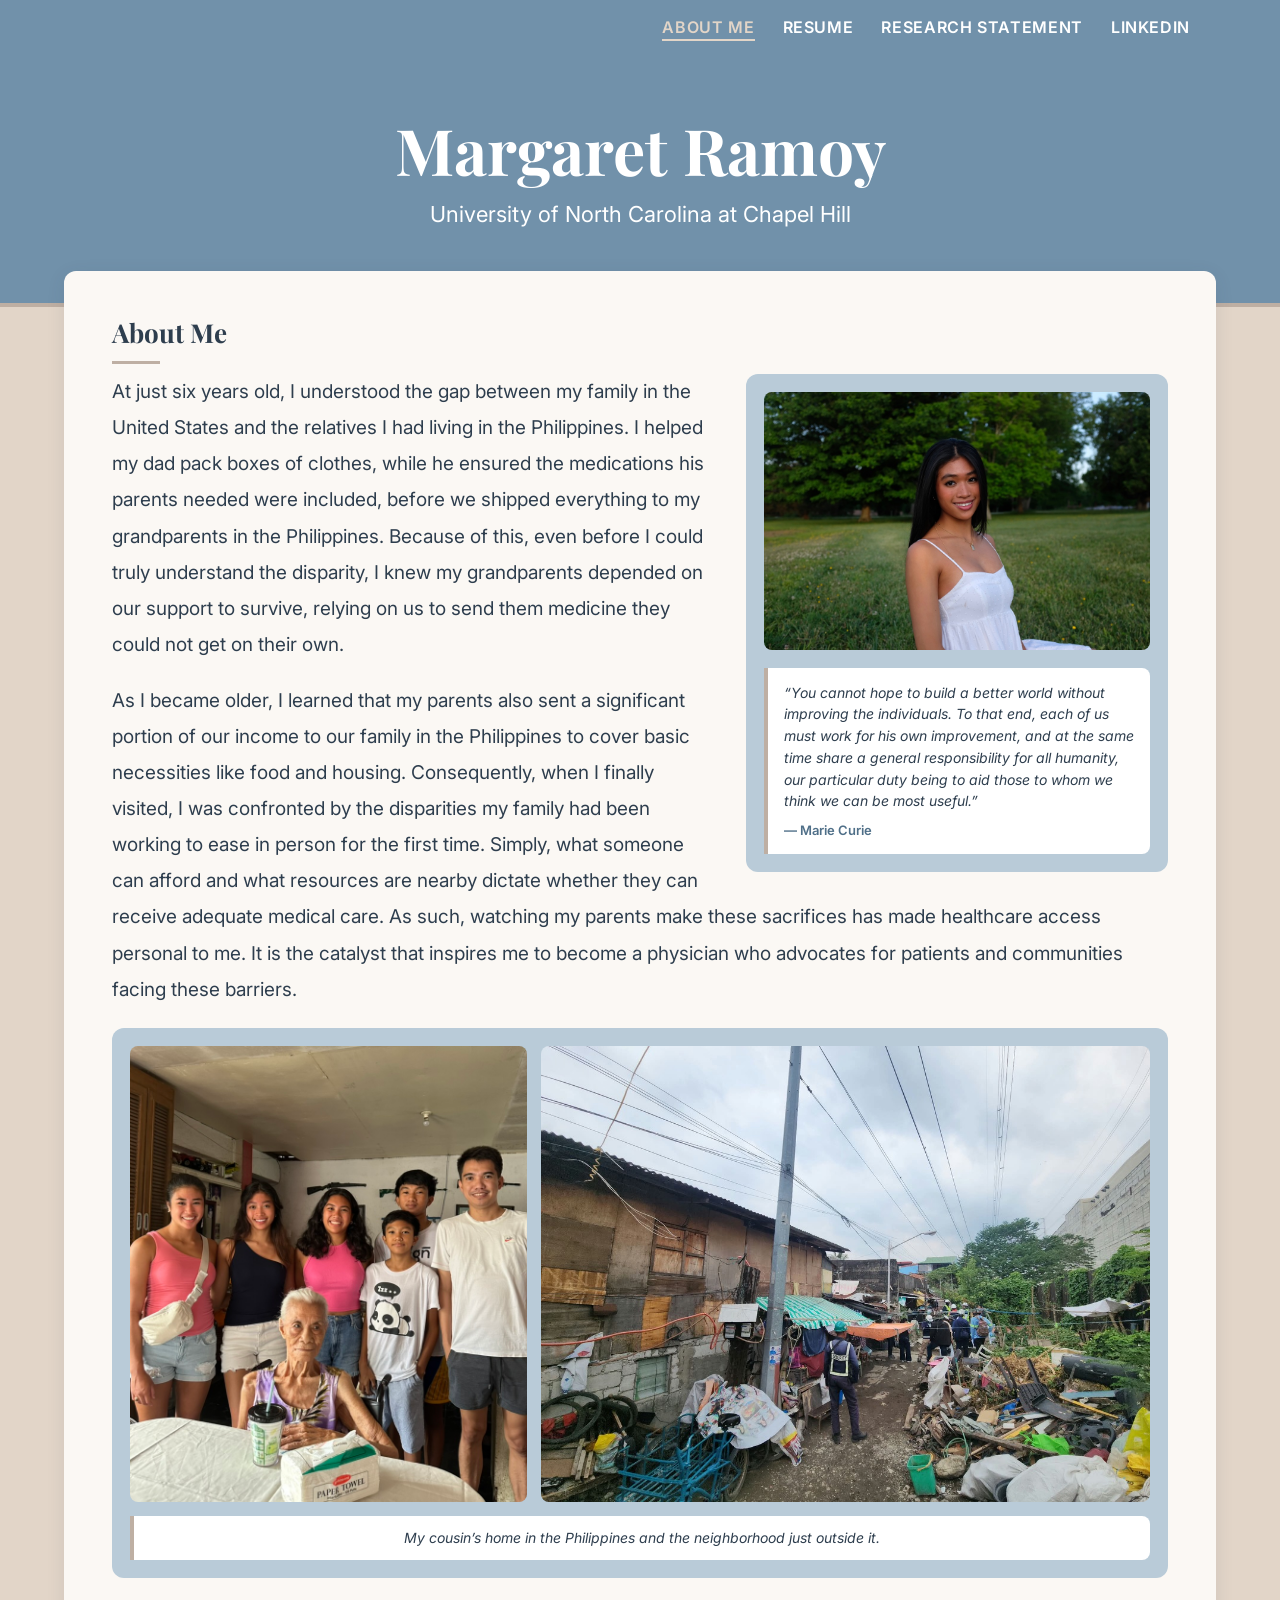
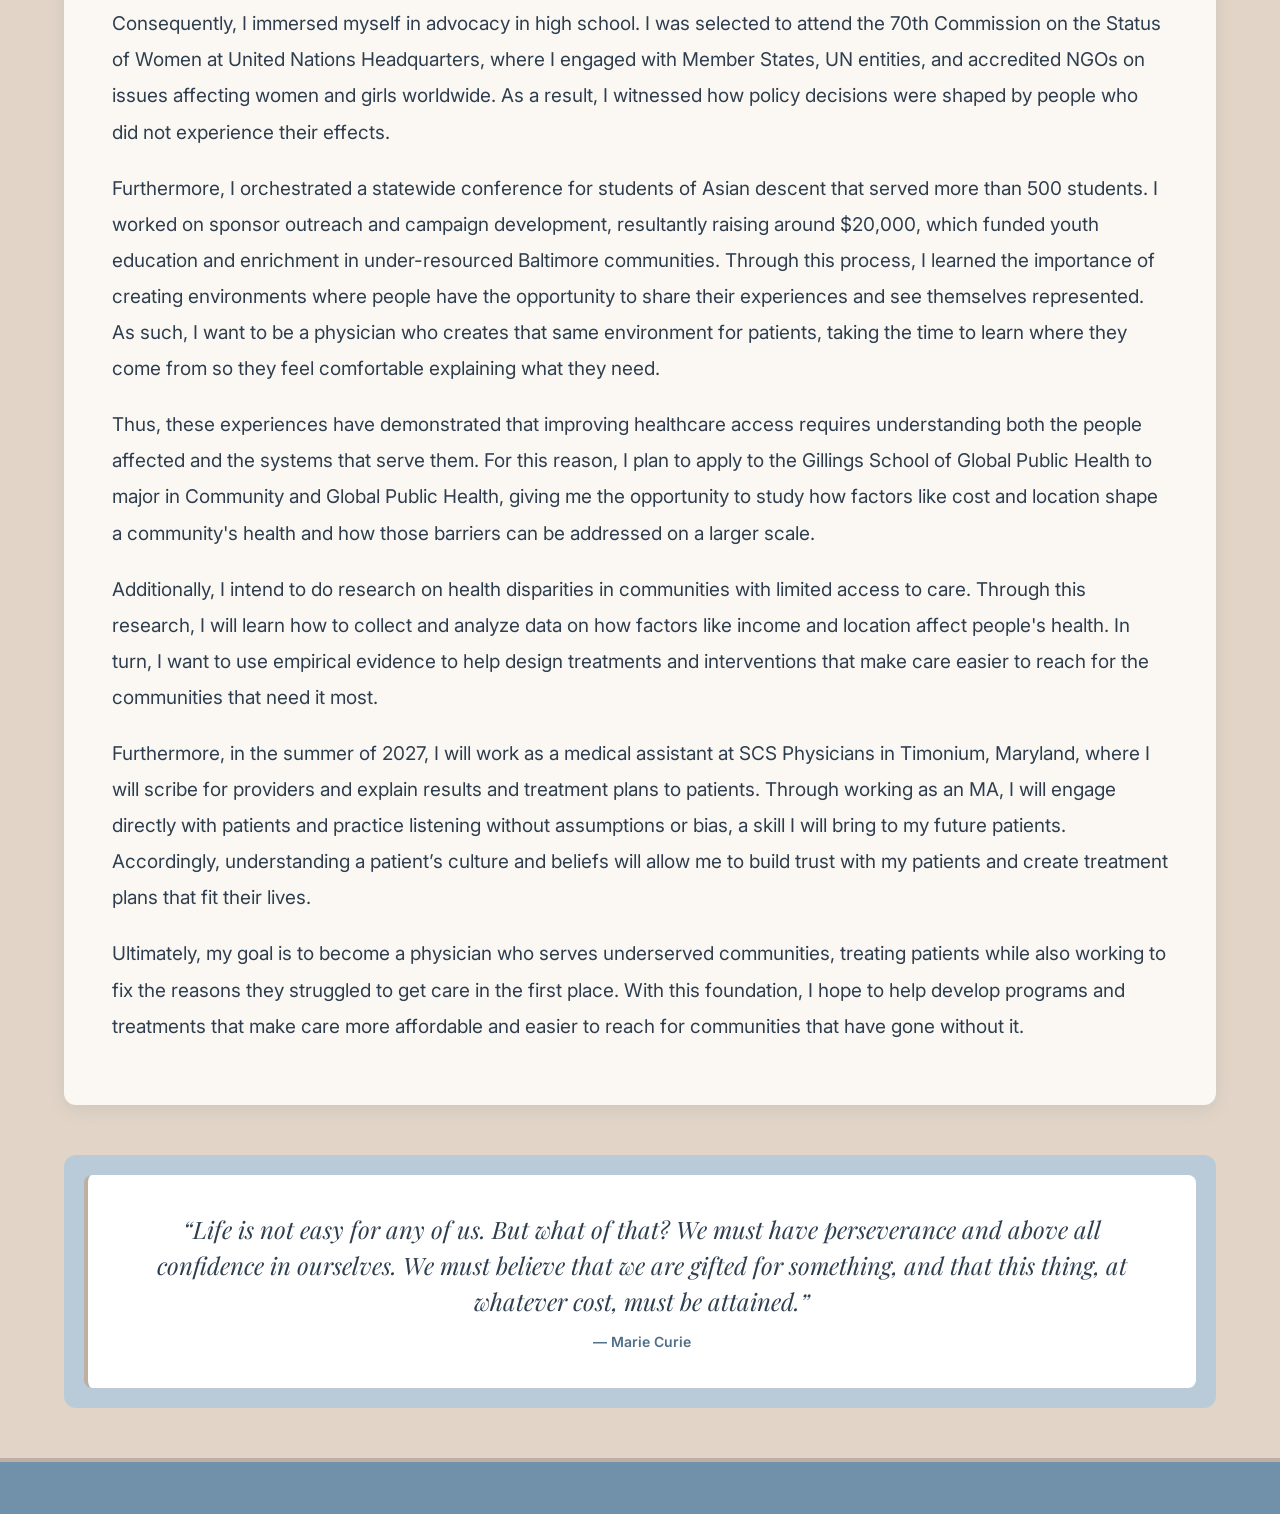
<file: index.html>
<!DOCTYPE html>
<html lang="en">
<head>
  <meta charset="UTF-8">
  <meta name="viewport" content="width=device-width, initial-scale=1.0">
  <title>Margaret Ramoy | About Me</title>
  <link rel="stylesheet" href="style.css" />
</head>
<body>

  <!-- ===== NAVIGATION BAR (same on every page) ===== -->
  <nav class="navbar">
    <ul>
      <li><a href="index.html" class="active">About Me</a></li>
      <li><a href="resume.html">Resume</a></li>
      <li><a href="research.html">Research Statement</a></li>
      <!-- Paste your LinkedIn link below. target="_blank" opens it in a new tab. -->
      <li><a href="https://www.linkedin.com/in/margaretramoy" target="_blank">LinkedIn</a></li>
    </ul>
  </nav>

  <header class="header">
    <h1 id="title">Margaret Ramoy</h1>
    <p class="subtitle">University of North Carolina at Chapel Hill</p>
  </header>

  <div class="page about-page">

    <!-- About Me: one box with your text, your picture, and quote 1 -->
    <main class="main-content">
      <h2>About Me</h2>

      <!-- PICTURE OF ME + QUOTE 1: floats on the right; the text wraps beside and under it -->
      <aside class="about-side">
        <!-- PICTURE 1: a picture of you -->
        <img class="headshot" src="assets/margaret-ramoy.jpg" alt="Margaret Ramoy smiling outdoors in a white dress">

        <!-- QUOTE 1 -->
        <blockquote class="quote">
          &ldquo;You cannot hope to build a better world without improving the individuals.
          To that end, each of us must work for his own improvement, and at the same time
          share a general responsibility for all humanity, our particular duty being to aid
          those to whom we think we can be most useful.&rdquo;
          <span class="quote-author">&mdash; Marie Curie</span>
        </blockquote>
      </aside>

      <!-- ABOUT ME TEXT. Each paragraph goes in its own <p> </p>. -->
      <p>
        At just six years old, I understood the gap between my family in the United States and
        the relatives I had living in the Philippines. I helped my dad pack boxes of clothes, while
        he ensured the medications his parents needed were included, before we shipped everything
        to my grandparents in the Philippines. Because of this, even before I could truly
        understand the disparity, I knew my grandparents depended on our support to survive,
        relying on us to send them medicine they could not get on their own.
      </p>
      <p>
        As I became older, I learned that my parents also sent a significant portion of our income
        to our family in the Philippines to cover basic necessities like food and housing.
        Consequently, when I finally visited, I was confronted by the disparities my family had been
        working to ease in person for the first time. Simply, what someone can afford and what
        resources are nearby dictate whether they can receive adequate medical care. As such,
        watching my parents make these sacrifices has made healthcare access personal to me. It is
        the catalyst that inspires me to become a physician who advocates for patients and
        communities facing these barriers.
      </p>

      <!--
        PHOTOS FROM THE PHILIPPINES: two pictures side by side with a caption.
        On phones they stack on top of each other.
      -->
      <figure class="photo-pair">
        <div class="photo-row">
          <img class="tall" src="assets/family-philippines.jpg" alt="Margaret with her cousins and great-grandmother inside her cousin's home in the Philippines">
          <img class="wide" src="assets/neighborhood-philippines.jpg" alt="The neighborhood outside her cousin's home: a narrow dirt road lined with makeshift houses, tangled power lines, and piles of debris">
        </div>
        <figcaption>My cousin&rsquo;s home in the Philippines and the neighborhood just outside it.</figcaption>
      </figure>

      <p>
        Consequently, I immersed myself in advocacy in high school. I was selected to attend the
        70th Commission on the Status of Women
        at United Nations Headquarters, where I engaged with Member States, UN entities, and
        accredited NGOs on issues affecting women and girls worldwide. As a result, I witnessed how
        policy decisions were shaped by people who did not experience their effects.
      </p>
      <p>
        Furthermore, I orchestrated a statewide conference for students of Asian descent that served
        more than 500 students. I worked on sponsor outreach and campaign development, resultantly
        raising around $20,000, which funded youth education and enrichment in under-resourced
        Baltimore communities. Through this process, I learned the importance of creating
        environments where people have the opportunity to share their experiences and see
        themselves represented. As such, I want to be a physician who creates that same environment
        for patients, taking the time to learn where they come from so they feel comfortable
        explaining what they need.
      </p>
      <p>
        Thus, these experiences have demonstrated that improving healthcare access requires
        understanding both the people affected and the systems that serve them. For this reason, I
        plan to apply to the
        Gillings School of Global Public Health
        to major in Community and Global Public Health, giving me the opportunity to study how
        factors like cost and location shape a community's health and how those barriers can be
        addressed on a larger scale.
      </p>
      <p>
        Additionally, I intend to do research on health disparities in communities with limited
        access to care. Through this research, I will learn how to collect and analyze data on how
        factors like income and location affect people's health. In turn, I want to use empirical evidence to
        help design treatments and interventions that make care easier to reach for the communities
        that need it most.
      </p>
      <p>
        Furthermore, in the summer of 2027, I will work as a medical assistant at SCS Physicians in
        Timonium, Maryland, where I will scribe for providers and explain results and treatment
        plans to patients. Through working as an MA, I will engage directly with patients and
        practice listening without assumptions or bias, a skill I will bring to my future patients.
        Accordingly, understanding a patient&rsquo;s culture and beliefs will allow me to build
        trust with my patients and create treatment plans that fit their lives.
      </p>
      <p>
        Ultimately, my goal is to become a physician who serves underserved communities, treating
        patients while also working to fix the reasons they struggled to get care in the first
        place. With this foundation, I hope to help develop programs and treatments that make care
        more affordable and easier to reach for communities that have gone without it.
      </p>
    </main>
  </div>

  <!-- QUOTE 2: at the bottom of the page -->
  <section class="bottom-quote">
    <div class="quote-band">
      <blockquote>
        &ldquo;Life is not easy for any of us. But what of that? We must have perseverance and
        above all confidence in ourselves. We must believe that we are gifted for something,
        and that this thing, at whatever cost, must be attained.&rdquo;
        <span class="quote-author">&mdash; Marie Curie</span>
      </blockquote>
    </div>
  </section>

  <!-- Bottom bar (no text) -->
  <footer class="footer"></footer>

</body>
</html>
</file>
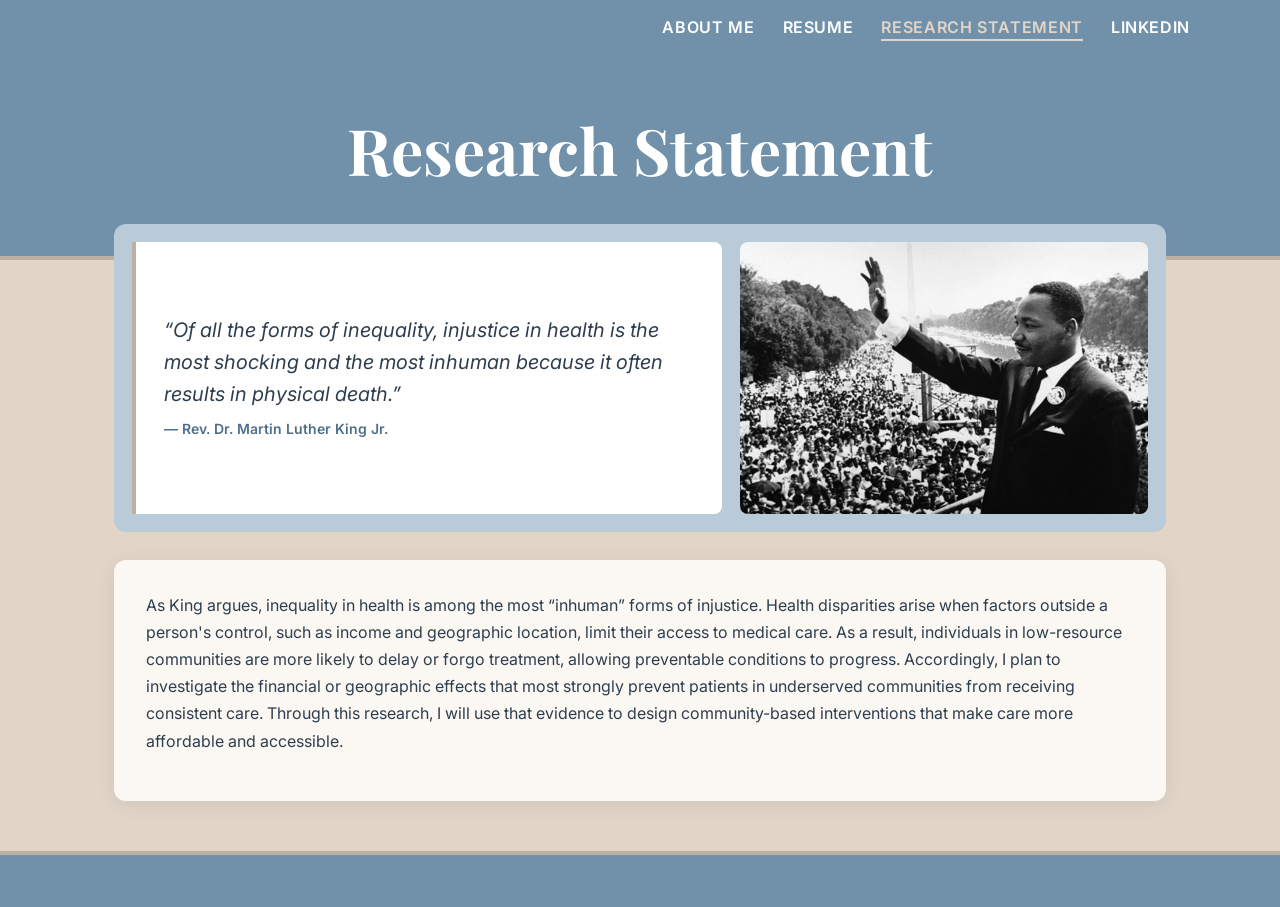
<file: research.html>
<!DOCTYPE html>
<html lang="en">
<head>
  <meta charset="UTF-8">
  <meta name="viewport" content="width=device-width, initial-scale=1.0">
  <title>Margaret Ramoy | Research Statement</title>
  <link rel="stylesheet" href="style.css" />
</head>
<body>

  <nav class="navbar">
    <ul>
      <li><a href="index.html">About Me</a></li>
      <li><a href="resume.html">Resume</a></li>
      <li><a href="research.html" class="active">Research Statement</a></li>
      <li><a href="https://www.linkedin.com/in/margaretramoy" target="_blank">LinkedIn</a></li>
    </ul>
  </nav>

  <header class="header">
    <h1 id="title">Research Statement</h1>
  </header>

  <div class="research-wrap">

    <!-- TOP: quote across the page, with the picture next to it -->
    <section class="research-top">
      <!-- QUOTE -->
      <blockquote class="quote">
        &ldquo;Of all the forms of inequality, injustice in health is the most shocking and
        the most inhuman because it often results in physical death.&rdquo;
        <span class="quote-author">&mdash; Rev. Dr. Martin Luther King Jr.</span>
      </blockquote>

      <!-- RESEARCH PICTURE -->
      <img src="assets/mlk-march-on-washington.jpg" alt="Rev. Dr. Martin Luther King Jr. waving to the crowd at the 1963 March on Washington">
    </section>

    <!-- BELOW: research statement text -->
    <main class="main-content">
      <!-- RESEARCH STATEMENT TEXT. Each paragraph goes in its own <p> </p>. -->
      <p>
        As King argues, inequality in health is among the most &ldquo;inhuman&rdquo; forms of
        injustice. Health disparities arise when factors outside a person's control, such as
        income and geographic location, limit their access to medical care. As a result,
        individuals in low-resource communities are more likely to delay or forgo treatment,
        allowing preventable conditions to progress. Accordingly, I plan to investigate the
        financial or geographic effects that most strongly prevent patients in underserved
        communities from receiving consistent care. Through this research, I will use that
        evidence to design community-based interventions that make care more affordable
        and accessible.
      </p>
    </main>

  </div>

  <!-- Bottom bar (no text) -->
  <footer class="footer"></footer>

</body>
</html>
</file>
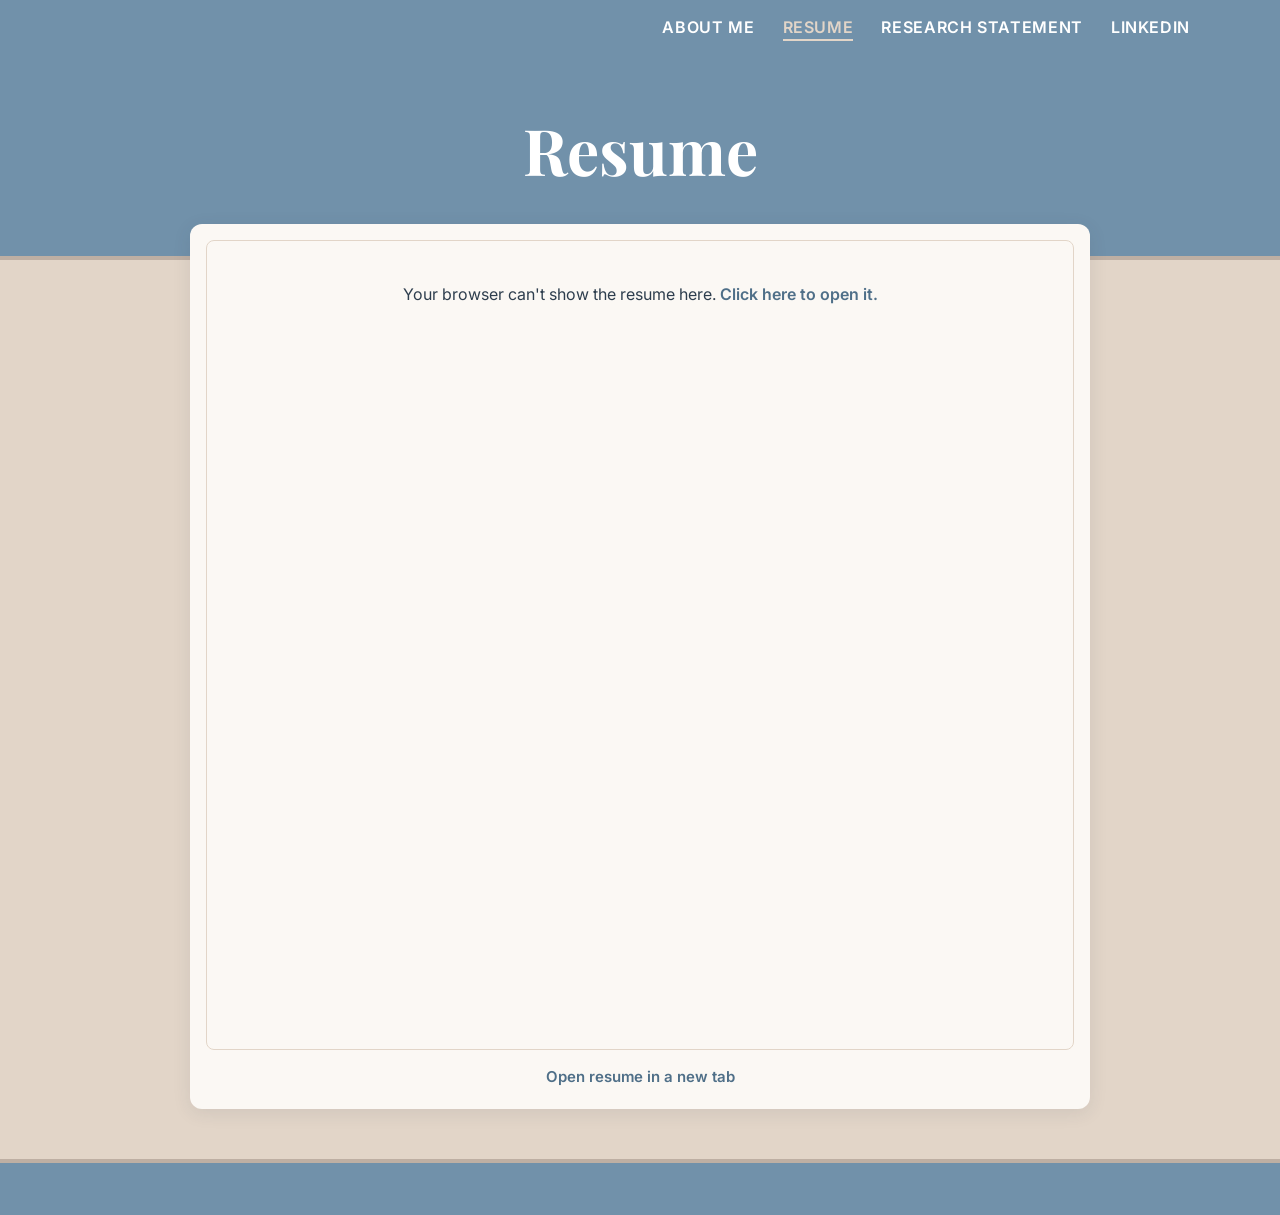
<file: resume.html>
<!DOCTYPE html>
<html lang="en">
<head>
  <meta charset="UTF-8">
  <meta name="viewport" content="width=device-width, initial-scale=1.0">
  <title>Margaret Ramoy | Resume</title>
  <link rel="stylesheet" href="style.css" />
</head>
<body>

  <nav class="navbar">
    <ul>
      <li><a href="index.html">About Me</a></li>
      <li><a href="resume.html" class="active">Resume</a></li>
      <li><a href="research.html">Research Statement</a></li>
      <li><a href="https://www.linkedin.com/in/margaretramoy" target="_blank">LinkedIn</a></li>
    </ul>
  </nav>

  <header class="header">
    <h1 id="title">Resume</h1>
  </header>

  <div class="page single resume-page">
    <main class="main-content resume-card">
      <!--
        YOUR RESUME: the PDF must be saved as assets/resume.pdf
        The box below shows it with the browser's PDF viewer, so visitors can scroll,
        zoom, download, and print it.
      -->
      <object class="resume-frame" data="assets/resume.pdf#navpanes=0&view=FitH" type="application/pdf">
        <!-- Shown only if the browser can't display PDFs inside a page (some phones) -->
        <p class="resume-fallback">
          Your browser can't show the resume here.
          <a href="assets/resume.pdf" target="_blank">Click here to open it.</a>
        </p>
      </object>

      <!-- Backup link -->
      <p class="resume-link"><a href="assets/resume.pdf" target="_blank">Open resume in a new tab</a></p>
    </main>
  </div>

  <!-- Bottom bar (no text) -->
  <footer class="footer"></footer>

</body>
</html>
</file>
<file: style.css>
/* =========================================================
   style.css — shared by every page of the website
   ========================================================= */

/* Fonts from Google Fonts */
@import url("https://fonts.googleapis.com/css2?family=Inter:wght@400;600;700&family=Playfair+Display:ital,wght@0,600;0,700;1,400&display=swap");

/* ----- Colors ----- */
:root {
  /* Your color scheme */
  --blue-gray: #7191AA;     /* header, menu + bottom bar */
  --beige: #E2D5C8;         /* page background */
  --taupe: #BEAFA3;         /* thin lines and borders */
  --box: #B9CBD8;           /* boxes around photos, quotes + captions */

  /* Darker blues so text is easy to read */
  --ink: #2E3E4E;           /* main text + headings */
  --link: #4F6F88;          /* links + names under quotes */

  --card-bg: #fbf8f4;       /* off-white text boxes */
  --white-box: #ffffff;     /* boxes behind quotes + captions */
}

* {
  box-sizing: border-box;
}

body {
  margin: 0;
  background-color: var(--beige);
  color: var(--ink);
  font-family: "Inter", Arial, sans-serif;
  font-size: 16px;
  line-height: 1.7;
  min-height: 100vh;        /* keeps the bottom bar at the bottom of the screen */
  display: flex;
  flex-direction: column;
}

a {
  color: var(--link);
  font-weight: 600;         /* links are bold blue instead of underlined */
  text-decoration: none;
}

a:hover {
  color: var(--blue-gray);
}

/* ----- Menu bar ----- */
.navbar {
  background-color: var(--blue-gray);
  padding: 14px 24px;
  position: sticky;         /* stays at the top when you scroll */
  top: 0;
  z-index: 10;
}

.navbar ul {
  list-style: none;
  margin: 0 auto;
  padding: 0;
  max-width: 1100px;
  display: flex;
  flex-wrap: wrap;
  justify-content: flex-end;  /* links on the right */
  gap: 6px 28px;
}

.navbar a {
  color: #ffffff;
  font-size: 16px;
  font-weight: 600;
  letter-spacing: 0.04em;
  text-transform: uppercase;
  border-bottom: 2px solid transparent;
  padding-bottom: 2px;
}

.navbar a:hover,
.navbar a.active {
  color: var(--beige);
  border-bottom-color: var(--beige);
}

/* ----- Header (name + school) ----- */
.header {
  background-color: var(--blue-gray);
  color: #ffffff;
  padding: 60px 24px 70px;
  text-align: center;
  border-bottom: 4px solid var(--taupe);
}

#title {
  margin: 0;
  font-family: "Playfair Display", Georgia, serif;
  font-size: 64px;
  line-height: 1.1;
}

.subtitle {
  margin: 10px 0 0;
  color: #ffffff;
  font-size: 22px;
}

/* ----- Page layout ----- */
.page {
  max-width: 1100px;
  width: 100%;
  margin: -36px auto 0;     /* pulls the boxes up over the header */
  padding: 0 24px 50px;
  display: flex;
  gap: 28px;
  align-items: flex-start;
}

.main-content {
  background-color: var(--card-bg);
  border-radius: 12px;
  box-shadow: 0 4px 18px rgba(46, 62, 78, 0.10);
  padding: 32px;
  flex: 2.4;
  min-width: 0;
  overflow: hidden;         /* keeps floated pictures inside the box */
}

.page.single {
  justify-content: center;
}

.page.single .main-content {
  max-width: 900px;
  width: 100%;
}

/* ----- Headings & paragraphs ----- */
h2 {
  font-family: "Playfair Display", Georgia, serif;
  font-size: 26px;
  color: var(--ink);
  margin: 0 0 10px;
}

h2::after {                 /* small line under each heading */
  content: "";
  display: block;
  width: 48px;
  height: 3px;
  margin-top: 6px;
  background-color: var(--taupe);
}

p {
  margin: 0 0 14px;
}

/* ----- Quotes ----- */
.quote {
  margin: 22px 0 0;
  padding: 14px 16px;
  text-align: left;
  font-style: italic;
  font-size: 15px;
  line-height: 1.55;
  background-color: var(--white-box);
  border-left: 4px solid var(--taupe);
  border-radius: 0 8px 8px 0;
}

.quote-author {
  display: block;
  margin-top: 8px;
  font-style: normal;
  font-weight: 600;
  font-size: 13px;
  color: var(--link);
}

/* =========================================================
   ABOUT ME PAGE (index.html)
   ========================================================= */
.about-page {
  max-width: 1200px;
}

.about-page .main-content {
  flex: 1;
  padding: 40px 48px;
}

.about-page .main-content p {
  font-size: 19px;          /* sized so the text lines up with the bottom of your picture box */
  line-height: 1.9;
  margin-bottom: 20px;
}

/* Links inside the About Me text look exactly like the rest of the text */
.about-page .main-content p a {
  color: inherit;
  font-weight: inherit;
}

.about-page .main-content p a:hover {
  color: var(--blue-gray);
}

/* Your picture + quote 1: float on the right so the text wraps beside AND under it */
.about-side {
  float: right;
  width: 40%;
  margin: 0 0 24px 40px;
  padding: 18px;
  background-color: var(--box);
  border-radius: 12px;
}

.headshot {
  width: 100%;
  height: auto;
  display: block;
  border-radius: 8px;
}

.about-side .quote {
  margin-top: 18px;
  font-size: 14px;
}

/* Two photos side by side (Philippines) */
.photo-pair {
  clear: both;              /* starts below your picture box */
  margin: 8px 0 28px;
  padding: 18px;
  background-color: var(--box);
  border-radius: 12px;
}

.photo-row {
  display: flex;
  gap: 14px;
}

.photo-row img {
  width: 100%;
  height: auto;
  min-width: 0;
  display: block;
  border-radius: 8px;
}

/* flex = each photo's width / height, so both come out the SAME height with no cropping */
.photo-row img.tall { flex: 0.869; }
.photo-row img.wide { flex: 1.333; }

.photo-pair figcaption {
  margin-top: 14px;
  padding: 10px 16px;
  background-color: var(--white-box);
  border-left: 4px solid var(--taupe);
  border-radius: 0 8px 8px 0;
  text-align: center;
  font-size: 14px;
  font-style: italic;
  color: var(--ink);
}

/* Quote 2: wide quote at the bottom of the page */
.bottom-quote {
  max-width: 1200px;
  width: 100%;
  margin: 0 auto;
  padding: 0 24px 50px;
}

.bottom-quote .quote-band {
  background-color: var(--box);
  border-radius: 12px;
  padding: 20px;
}

.bottom-quote blockquote {
  margin: 0;
  padding: 36px 40px;
  text-align: center;
  font-family: "Playfair Display", Georgia, serif;
  font-style: italic;
  font-weight: 400;         /* not bold */
  font-size: 24px;
  line-height: 1.5;
  color: var(--ink);
  background-color: var(--white-box);
  border-radius: 8px;
  border-left: 4px solid var(--taupe);
}

.bottom-quote .quote-author {
  font-family: "Inter", Arial, sans-serif;
  font-size: 14px;
  margin-top: 12px;
}

/* =========================================================
   RESUME PAGE (resume.html)
   ========================================================= */
.resume-page .main-content {
  max-width: 1100px;        /* wide, like a full page */
}

.resume-card {
  padding: 16px;
}

.resume-frame {
  width: 100%;
  height: 90vh;             /* 90% of the screen height; scroll inside it */
  border: 1px solid var(--beige);
  border-radius: 8px;
  display: block;
}

.resume-fallback {
  padding: 40px 20px;
  text-align: center;
}

.resume-link {
  text-align: center;
  margin: 14px 0 4px;
  font-size: 15px;
}

/* =========================================================
   RESEARCH STATEMENT PAGE (research.html)
   ========================================================= */
.research-wrap {
  max-width: 1100px;
  width: 100%;
  margin: -36px auto 0;     /* pulls the boxes up over the header */
  padding: 0 24px 50px;
}

/* Top: quote across the page with the picture next to it */
.research-top {
  display: flex;
  gap: 18px;
  padding: 18px;
  margin-bottom: 28px;
  background-color: var(--box);
  border-radius: 12px;
}

.research-top .quote {
  flex: 1.3;
  margin: 0;
  padding: 24px 28px;
  display: flex;            /* centers the quote top-to-bottom */
  flex-direction: column;
  justify-content: center;
  font-size: 20px;
  line-height: 1.6;
}

.research-top .quote .quote-author {
  font-size: 14px;
}

.research-top img {
  flex: 1;
  min-width: 0;
  width: 100%;
  object-fit: cover;
  border-radius: 8px;
  display: block;
}

.research-wrap .main-content {
  overflow: visible;
}

/* ----- Bottom bar (no text) ----- */
.footer {
  margin-top: auto;         /* pushes the bar to the bottom */
  height: 56px;
  background-color: var(--blue-gray);
  border-top: 4px solid var(--taupe);
}

/* =========================================================
   PHONES & SMALL SCREENS
   ========================================================= */
@media (max-width: 760px) {
  .navbar ul {
    justify-content: center;
  }
  .navbar a {
    font-size: 14px;
  }
  #title {
    font-size: 38px;
  }
  .subtitle {
    font-size: 18px;
  }
  .page {
    flex-direction: column;
  }
  .main-content {
    padding: 22px;
  }
  .about-page .main-content {
    padding: 24px 22px;
  }
  .about-page .main-content p {
    font-size: 17px;
    line-height: 1.8;
  }
  .about-side {
    float: none;
    width: 100%;
    margin: 0 0 24px;
    padding: 12px;
  }
  .photo-pair {
    padding: 12px;
  }
  .photo-row {
    flex-direction: column;   /* stack the two photos */
  }
  .bottom-quote .quote-band {
    padding: 12px;
  }
  .bottom-quote blockquote {
    padding: 22px 18px;
    font-size: 20px;
  }
  .research-top {
    flex-direction: column;   /* picture goes under the quote */
    padding: 12px;
  }
  .research-top .quote {
    padding: 18px;
    font-size: 18px;
  }
}
</file>
